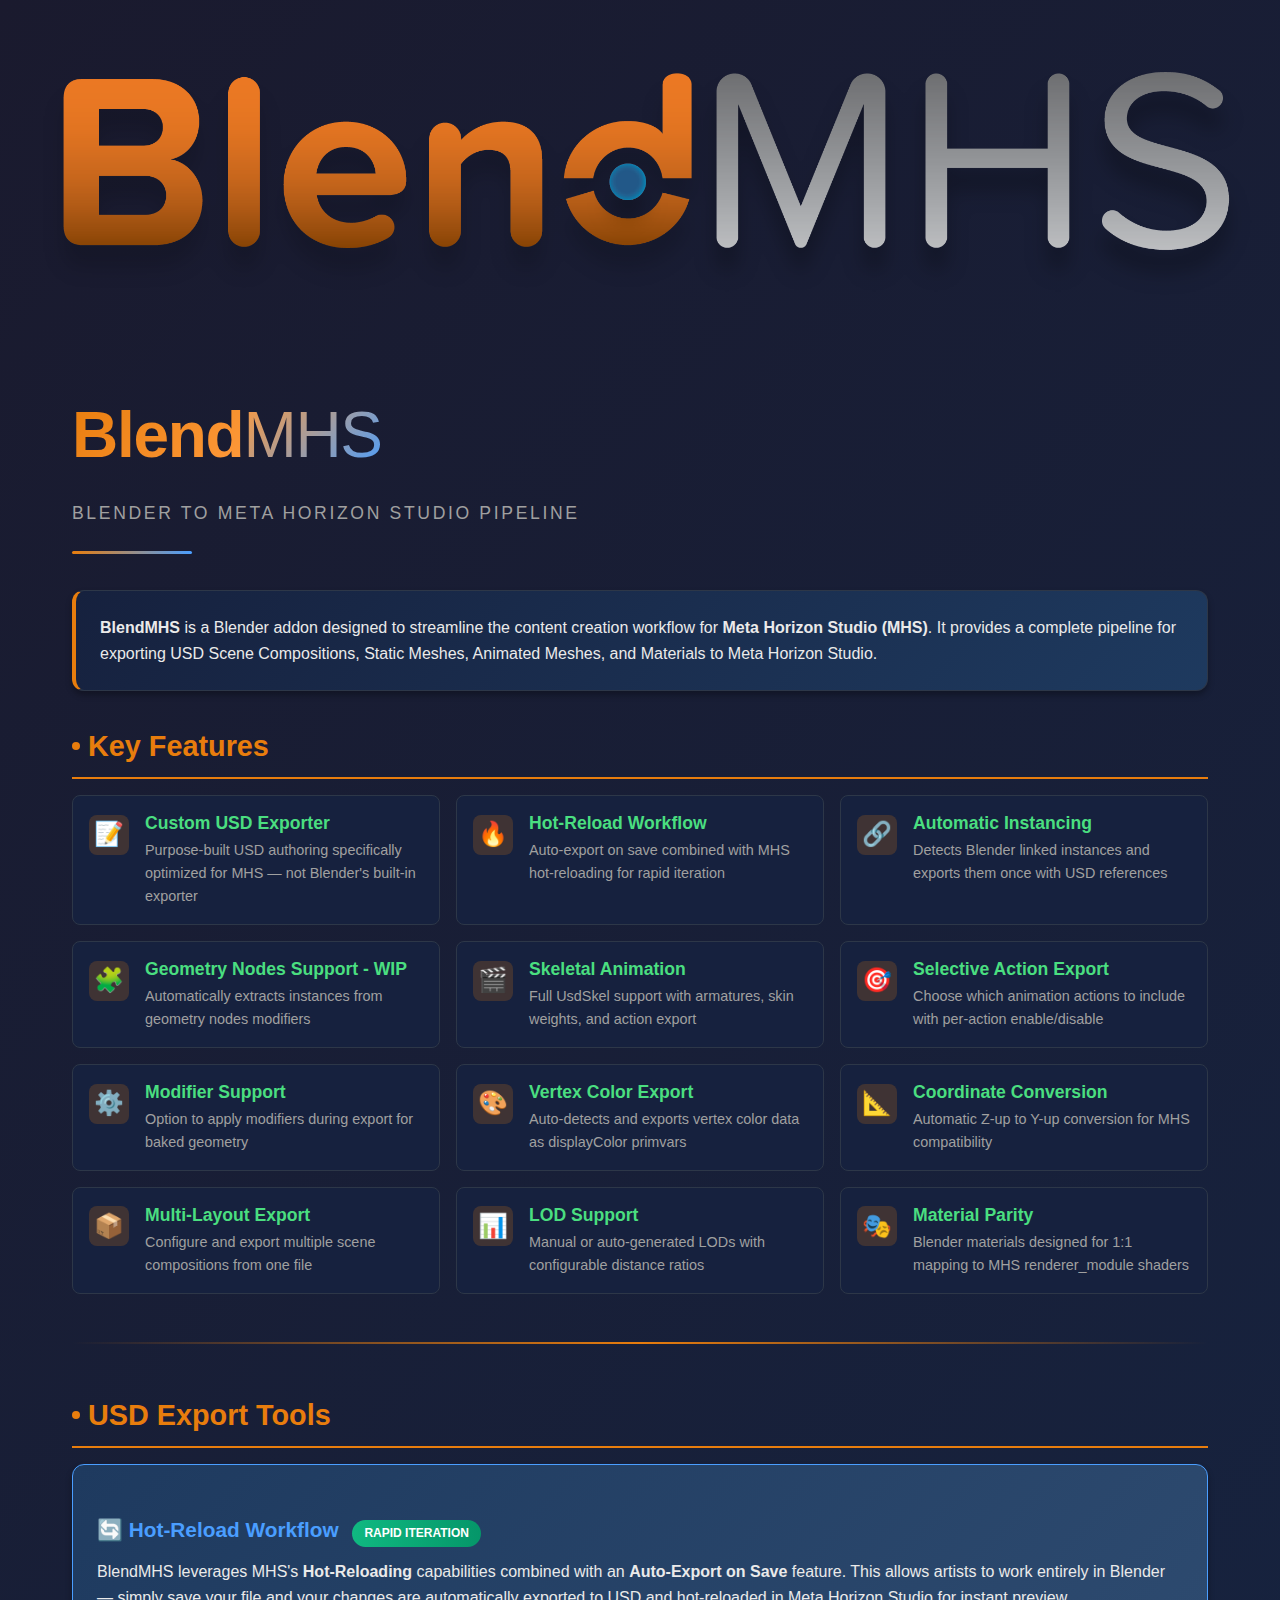
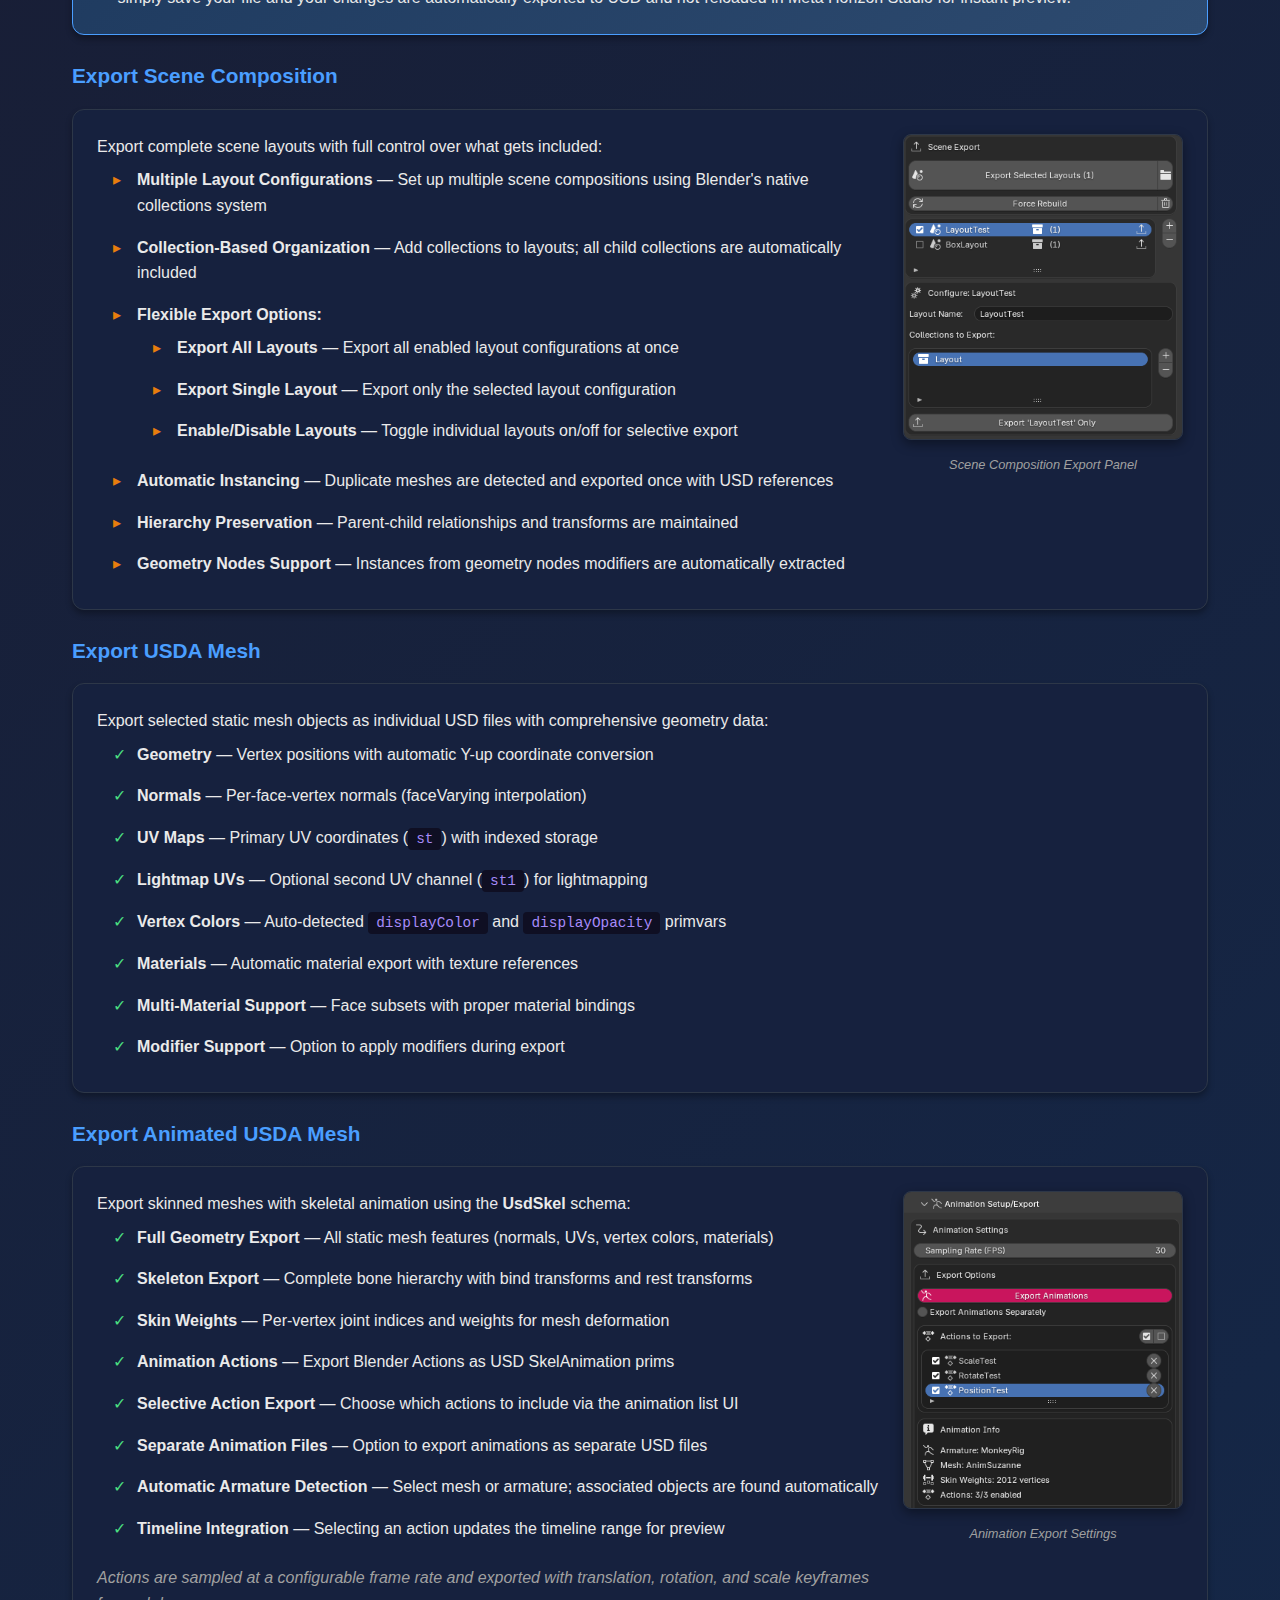
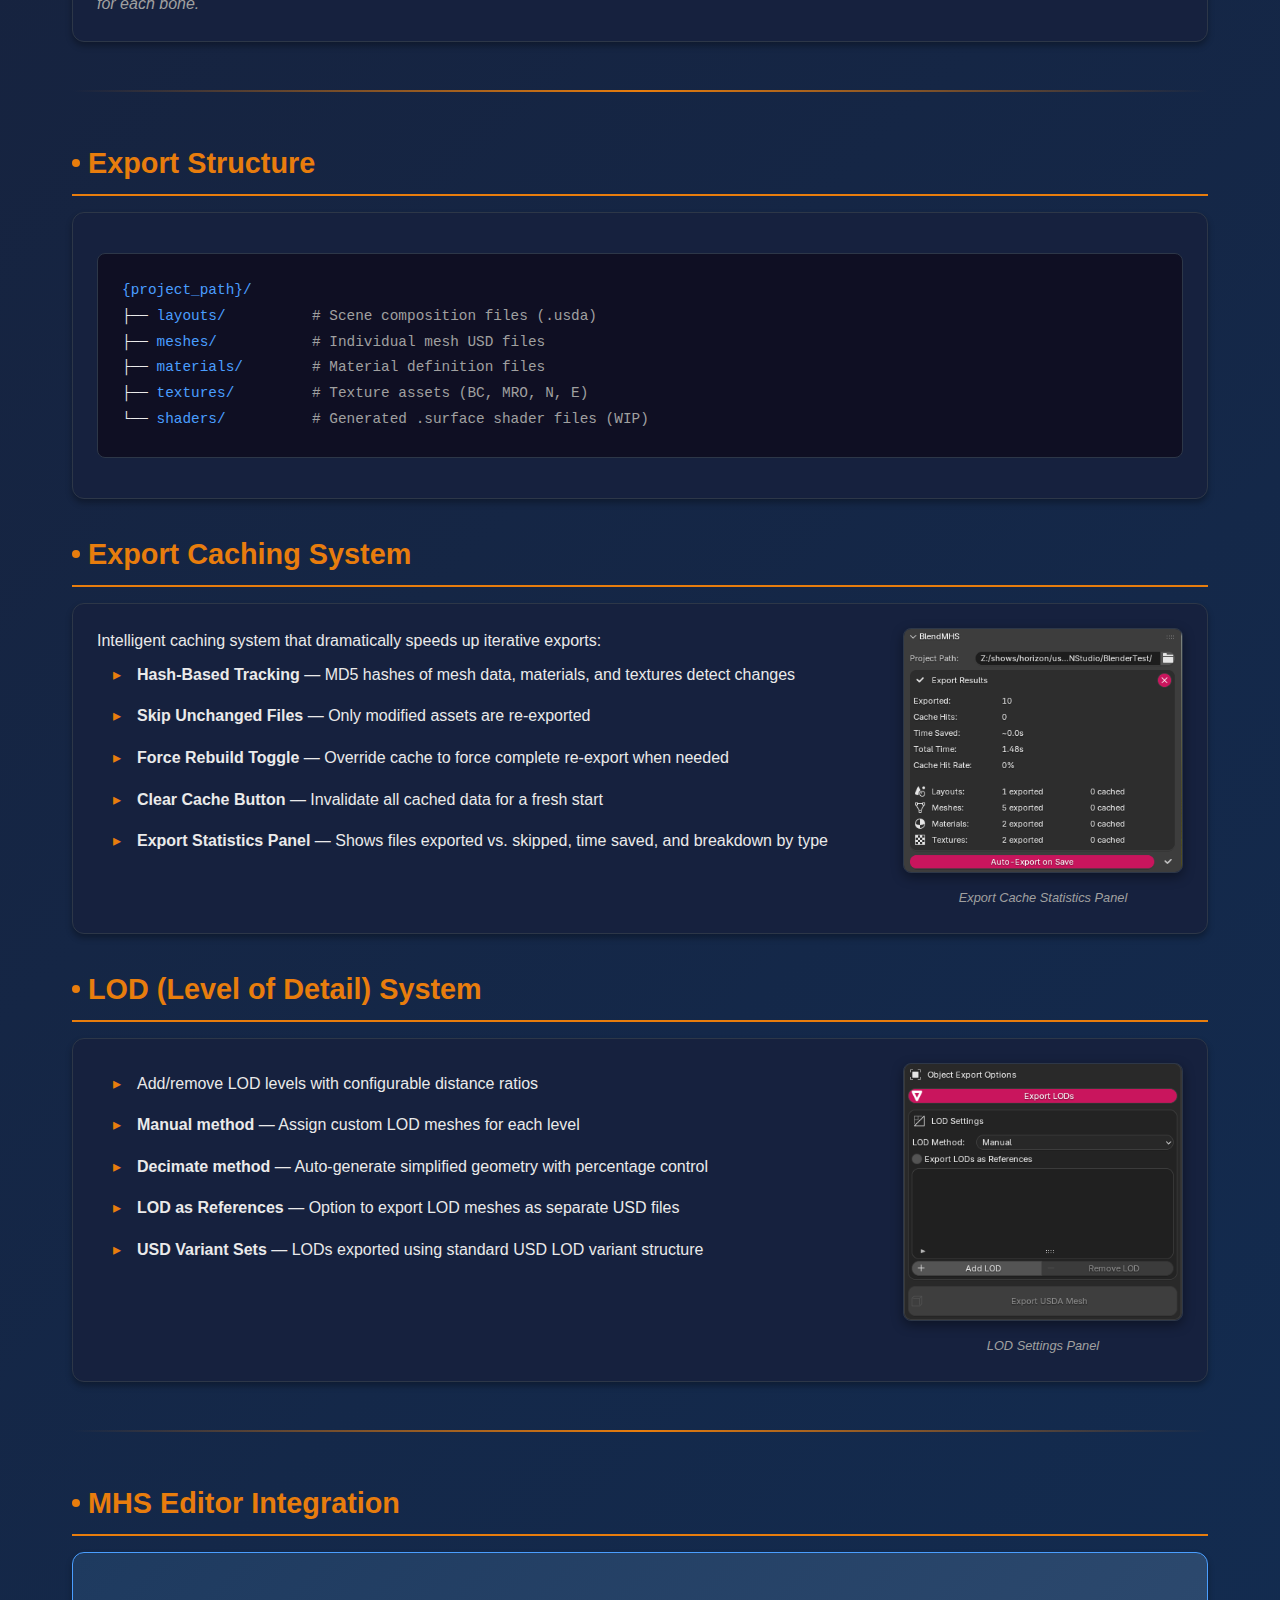
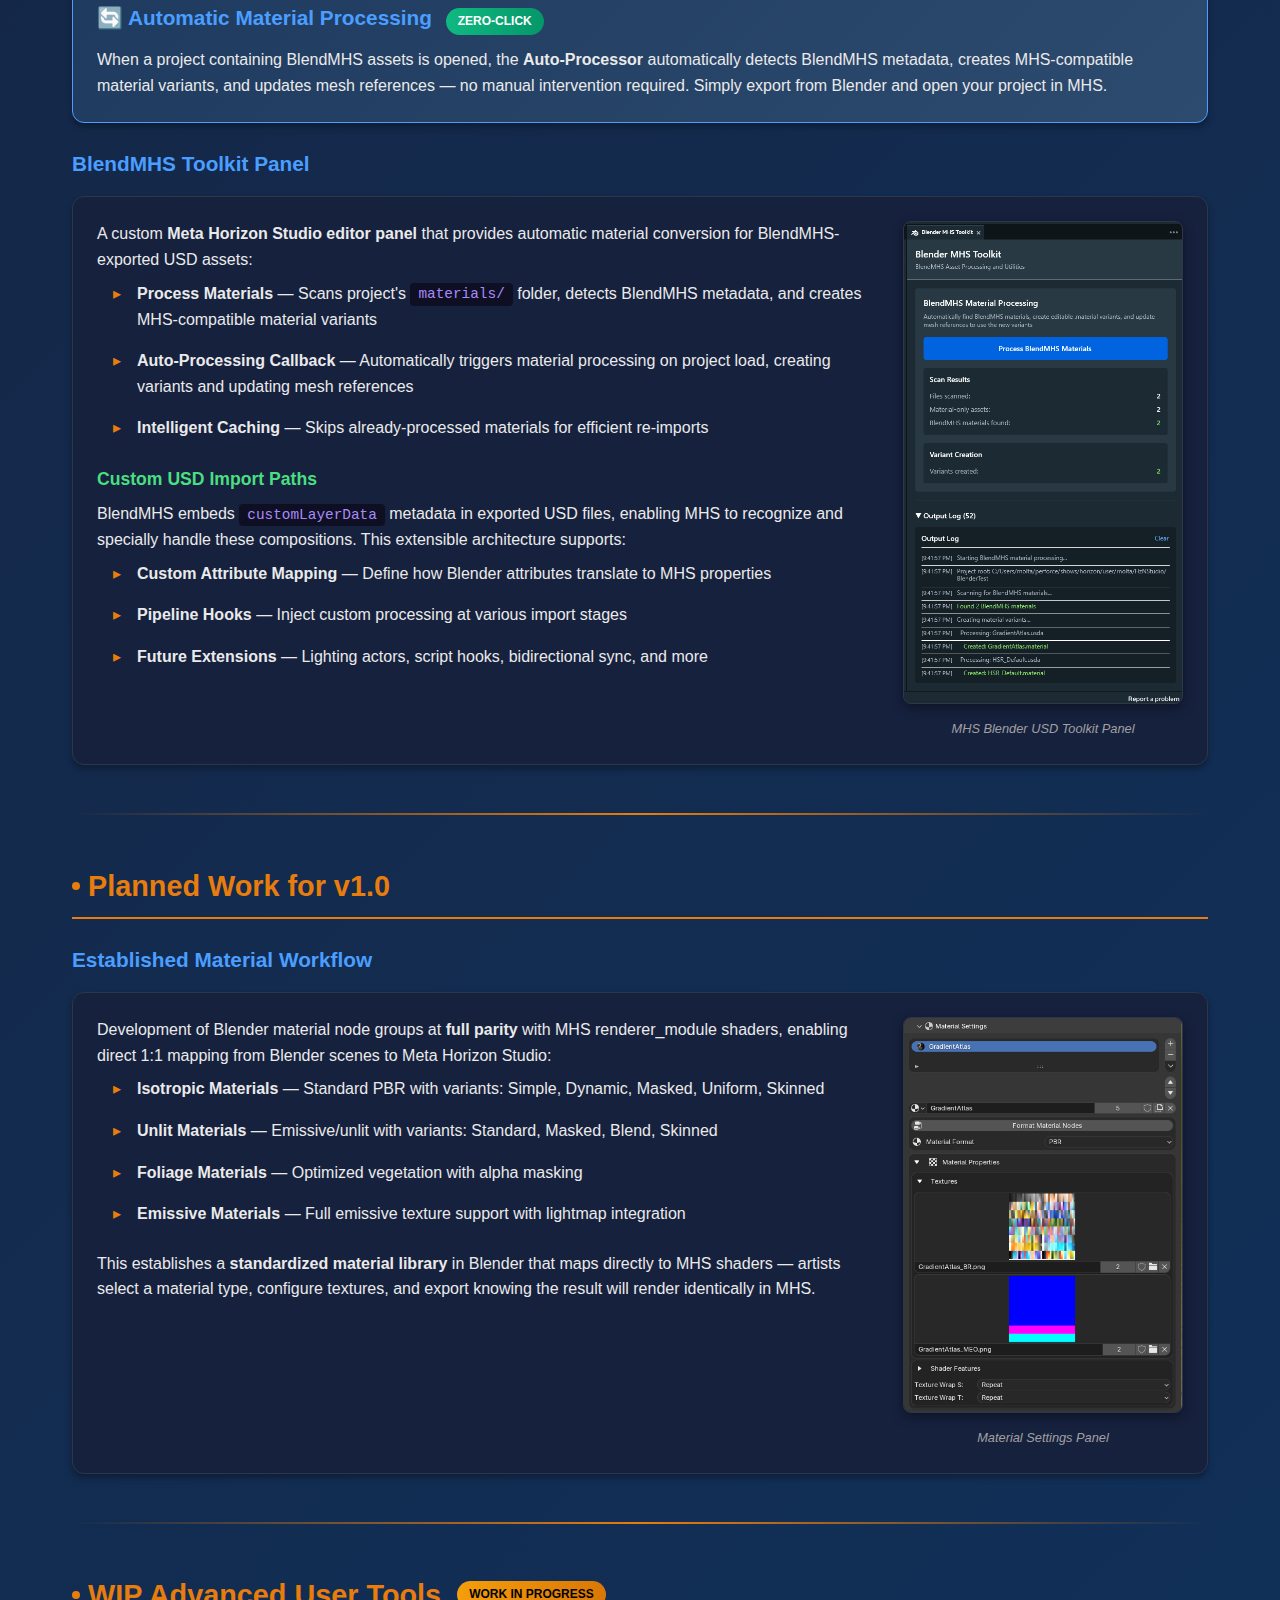
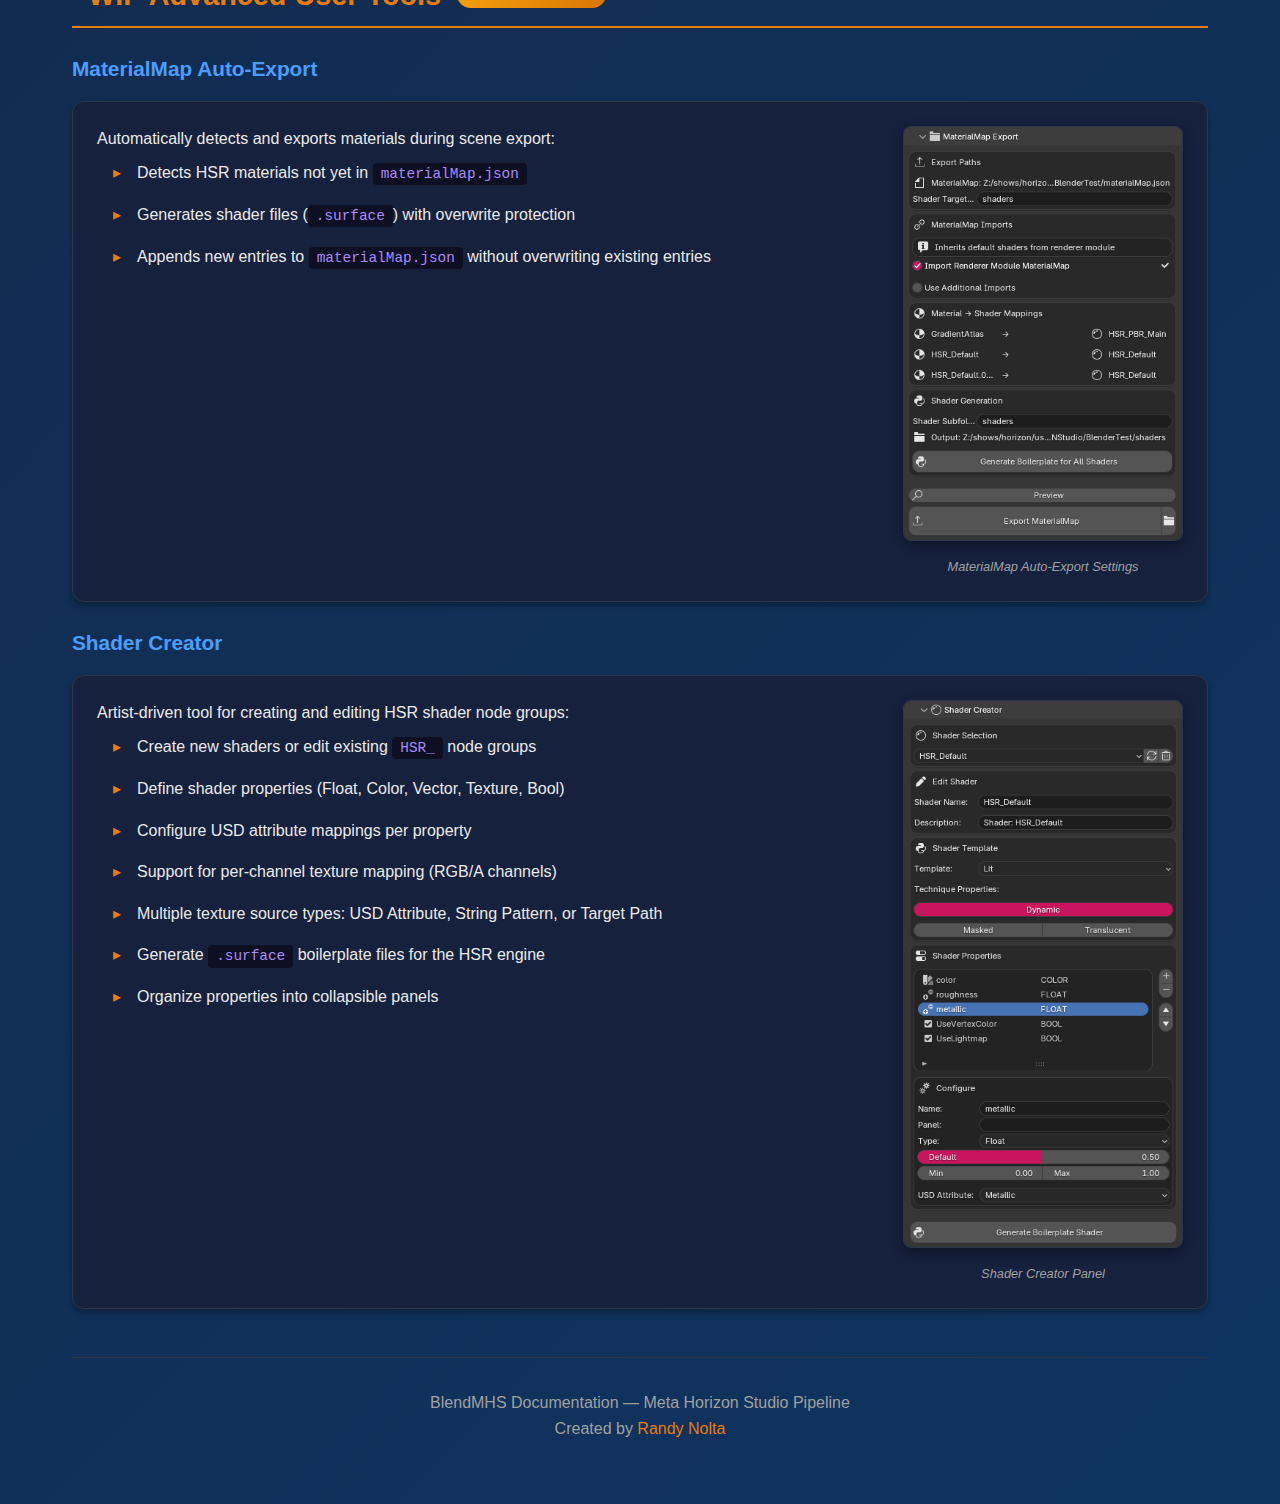
<file: index.html>
<!DOCTYPE html>
<html lang="en">
<head>
    <meta charset="UTF-8">
    <meta name="viewport" content="width=device-width, initial-scale=1.0">
    <title>BlendMHS Documentation</title>
    <style>
        :root {
            --primary: #E87D0D;
            --primary-dark: #C26508;
            --bg-dark: #1a1a2e;
            --bg-card: #16213e;
            --bg-code: #0f0f23;
            --text-light: #eaeaea;
            --text-muted: #a0a0a0;
            --accent-blue: #4a9eff;
            --accent-green: #4ade80;
            --accent-purple: #a78bfa;
            --border-color: #2d3748;
        }

        * {
            margin: 0;
            padding: 0;
            box-sizing: border-box;
        }

        body {
            font-family: 'Segoe UI', Tahoma, Geneva, Verdana, sans-serif;
            background: linear-gradient(135deg, var(--bg-dark) 0%, #0f3460 100%);
            color: var(--text-light);
            line-height: 1.6;
            min-height: 100vh;
        }

        .banner {
            width: 100%;
            height: auto;
            display: block;
        }

        .banner-container {
            position: relative;
            background: transparent;
        }

        .banner-overlay {
            display: none;
        }

        .container {
            max-width: 1200px;
            margin: 0 auto;
            padding: 2rem;
        }

        header {
            text-align: left;
            padding: 2rem 0 0.5rem;
            margin-bottom: 0.5rem;
        }

        h1 {
            font-size: 4rem;
            letter-spacing: -0.02em;
            margin-bottom: 0.75rem;
        }

        h1 .blend {
            font-weight: 800;
            background: linear-gradient(135deg, var(--primary) 0%, #ff9a3c 100%);
            -webkit-background-clip: text;
            -webkit-text-fill-color: transparent;
            background-clip: text;
        }

        h1 .mhs {
            font-weight: 400;
            background: linear-gradient(135deg, #ff9a3c 0%, var(--accent-blue) 100%);
            -webkit-background-clip: text;
            -webkit-text-fill-color: transparent;
            background-clip: text;
        }

        .subtitle {
            font-size: 1.1rem;
            color: var(--text-muted);
            letter-spacing: 0.15em;
            text-transform: uppercase;
            font-weight: 500;
        }

        .subtitle .highlight {
            color: var(--accent-blue);
            font-weight: 600;
        }

        .header-divider {
            width: 120px;
            height: 3px;
            background: linear-gradient(90deg, var(--primary), var(--accent-blue));
            margin: 1.5rem 0 0.75rem;
            border-radius: 2px;
        }

        h2 {
            color: var(--primary);
            font-size: 1.8rem;
            margin: 2rem 0 1rem;
            padding-bottom: 0.5rem;
            border-bottom: 2px solid var(--primary);
            display: flex;
            align-items: center;
            gap: 0.5rem;
        }

        h2::before {
            content: '';
            width: 8px;
            height: 8px;
            background: var(--primary);
            border-radius: 50%;
        }

        h3 {
            color: var(--accent-blue);
            font-size: 1.3rem;
            margin: 1.5rem 0 0.75rem;
        }

        h4 {
            color: var(--accent-green);
            font-size: 1.1rem;
            margin: 1rem 0 0.5rem;
        }

        .card {
            background: var(--bg-card);
            border-radius: 12px;
            padding: 1.5rem;
            margin: 1rem 0;
            border: 1px solid var(--border-color);
            box-shadow: 0 4px 6px rgba(0, 0, 0, 0.3);
            transition: transform 0.2s, box-shadow 0.2s;
        }

        .card:hover {
            transform: translateY(-2px);
            box-shadow: 0 8px 25px rgba(232, 125, 13, 0.15);
        }

        .intro-card {
            background: linear-gradient(135deg, var(--bg-card) 0%, #1e3a5f 100%);
            border-left: 4px solid var(--primary);
        }

        .highlight-card {
            background: linear-gradient(135deg, #1e3a5f 0%, #2d4a6f 100%);
            border: 1px solid var(--accent-blue);
        }

        table {
            width: 100%;
            border-collapse: collapse;
            margin: 1rem 0;
            background: var(--bg-card);
            border-radius: 8px;
            overflow: hidden;
        }

        th {
            background: linear-gradient(90deg, var(--primary-dark), var(--primary));
            color: white;
            padding: 1rem;
            text-align: left;
            font-weight: 600;
        }

        td {
            padding: 1rem;
            border-bottom: 1px solid var(--border-color);
            vertical-align: top;
        }

        tr:last-child td {
            border-bottom: none;
        }

        tr:hover {
            background: rgba(74, 158, 255, 0.05);
        }

        .tool-name {
            color: var(--accent-blue);
            font-weight: 600;
            white-space: nowrap;
        }

        .feature-name {
            color: var(--accent-green);
            font-weight: 600;
        }

        code {
            background: var(--bg-code);
            padding: 0.2rem 0.5rem;
            border-radius: 4px;
            font-family: 'Consolas', 'Monaco', monospace;
            font-size: 0.9rem;
            color: var(--accent-purple);
        }

        pre {
            background: var(--bg-code);
            padding: 1.5rem;
            border-radius: 8px;
            overflow-x: auto;
            border: 1px solid var(--border-color);
            margin: 1rem 0;
        }

        pre code {
            background: none;
            padding: 0;
            color: var(--text-light);
        }

        .wip-badge {
            display: inline-block;
            background: linear-gradient(90deg, #f59e0b, #d97706);
            color: #000;
            padding: 0.25rem 0.75rem;
            border-radius: 20px;
            font-size: 0.75rem;
            font-weight: 700;
            text-transform: uppercase;
            margin-left: 0.5rem;
        }

        .feature-grid {
            display: grid;
            grid-template-columns: repeat(auto-fit, minmax(300px, 1fr));
            gap: 1rem;
            margin: 1rem 0;
        }

        .feature-item {
            background: var(--bg-card);
            padding: 1rem;
            border-radius: 8px;
            border: 1px solid var(--border-color);
            display: flex;
            gap: 1rem;
            align-items: flex-start;
        }

        .feature-icon {
            font-size: 1.5rem;
            min-width: 40px;
            height: 40px;
            display: flex;
            align-items: center;
            justify-content: center;
            background: rgba(232, 125, 13, 0.2);
            border-radius: 8px;
            margin-top: 0.15rem;
        }

        .feature-content h4 {
            color: var(--accent-green);
            margin-bottom: 0.25rem;
            margin-top: 0;
            line-height: 1.3;
        }

        .feature-content p {
            color: var(--text-muted);
            font-size: 0.9rem;
        }

        ul {
            list-style: none;
            padding-left: 1rem;
        }

        ul li {
            position: relative;
            padding: 0.5rem 0;
            padding-left: 1.5rem;
        }

        ul li::before {
            content: '▸';
            position: absolute;
            left: 0;
            color: var(--primary);
        }

        ul.feature-list li::before {
            content: '✓';
            color: var(--accent-green);
        }

        .folder-structure {
            font-family: 'Consolas', 'Monaco', monospace;
            line-height: 1.8;
        }

        .folder {
            color: var(--accent-blue);
        }

        .comment {
            color: var(--text-muted);
        }

        footer {
            text-align: center;
            padding: 2rem;
            margin-top: 3rem;
            border-top: 1px solid var(--border-color);
            color: var(--text-muted);
        }

        footer a {
            color: var(--primary);
            text-decoration: none;
        }

        footer a:hover {
            text-decoration: underline;
        }

        .section-divider {
            height: 2px;
            background: linear-gradient(90deg, transparent, var(--primary), transparent);
            margin: 3rem 0;
        }

        .hot-reload-badge {
            display: inline-block;
            background: linear-gradient(90deg, #10b981, #059669);
            color: #fff;
            padding: 0.25rem 0.75rem;
            border-radius: 20px;
            font-size: 0.75rem;
            font-weight: 700;
            text-transform: uppercase;
            margin-left: 0.5rem;
        }

        .feature-tag {
            display: inline-block;
            background: rgba(74, 158, 255, 0.2);
            color: var(--accent-blue);
            padding: 0.15rem 0.5rem;
            border-radius: 4px;
            font-size: 0.75rem;
            margin: 0.1rem;
        }

        .screenshot {
            width: 100%;
            max-width: 280px;
            border-radius: 8px;
            border: 1px solid var(--border-color);
            box-shadow: 0 4px 12px rgba(0, 0, 0, 0.4);
            flex-shrink: 0;
        }

        .screenshot-container {
            text-align: center;
        }

        .screenshot-caption {
            color: var(--text-muted);
            font-size: 0.8rem;
            font-style: italic;
            margin-top: 0.5rem;
        }

        .card-with-image {
            display: flex;
            gap: 1.5rem;
            align-items: flex-start;
        }

        .card-content {
            flex: 1;
            min-width: 0;
        }

        @media (max-width: 900px) {
            .card-with-image {
                flex-direction: column;
            }

            .screenshot {
                max-width: 300px;
                margin: 1rem auto 0;
            }

            .screenshot-container {
                width: 100%;
            }
        }

        @media (max-width: 768px) {
            h1 {
                font-size: 2rem;
            }

            .container {
                padding: 1rem;
            }

            table {
                font-size: 0.9rem;
            }

            th, td {
                padding: 0.75rem;
            }
        }
    </style>
</head>
<body>
    <div class="banner-container">
        <img src="images/BlendMHS_WebBanner.png" alt="BlendMHS Banner" class="banner" onerror="this.style.display='none'">
        <div class="banner-overlay"></div>
    </div>

    <div class="container">
        <header>
            <h1><span class="blend">Blend</span><span class="mhs">MHS</span></h1>
            <p class="subtitle">Blender to Meta Horizon Studio Pipeline</p>
            <div class="header-divider"></div>
        </header>

        <div class="card intro-card">
            <p><strong>BlendMHS</strong> is a Blender addon designed to streamline the content creation workflow for <strong>Meta Horizon Studio (MHS)</strong>. It provides a complete pipeline for exporting USD Scene Compositions, Static Meshes, Animated Meshes, and Materials to Meta Horizon Studio.</p>
        </div>

        <h2>Key Features</h2>
        <div class="feature-grid">
            <div class="feature-item">
                <div class="feature-icon">📝</div>
                <div class="feature-content">
                    <h4>Custom USD Exporter</h4>
                    <p>Purpose-built USD authoring specifically optimized for MHS — not Blender's built-in exporter</p>
                </div>
            </div>
            <div class="feature-item">
                <div class="feature-icon">🔥</div>
                <div class="feature-content">
                    <h4>Hot-Reload Workflow</h4>
                    <p>Auto-export on save combined with MHS hot-reloading for rapid iteration</p>
                </div>
            </div>
            <div class="feature-item">
                <div class="feature-icon">🔗</div>
                <div class="feature-content">
                    <h4>Automatic Instancing</h4>
                    <p>Detects Blender linked instances and exports them once with USD references</p>
                </div>
            </div>
            <div class="feature-item">
                <div class="feature-icon">🧩</div>
                <div class="feature-content">
                    <h4>Geometry Nodes Support - WIP</h4>
                    <p>Automatically extracts instances from geometry nodes modifiers</p>
                </div>
            </div>
            <div class="feature-item">
                <div class="feature-icon">🎬</div>
                <div class="feature-content">
                    <h4>Skeletal Animation</h4>
                    <p>Full UsdSkel support with armatures, skin weights, and action export</p>
                </div>
            </div>
            <div class="feature-item">
                <div class="feature-icon">🎯</div>
                <div class="feature-content">
                    <h4>Selective Action Export</h4>
                    <p>Choose which animation actions to include with per-action enable/disable</p>
                </div>
            </div>
            <div class="feature-item">
                <div class="feature-icon">⚙️</div>
                <div class="feature-content">
                    <h4>Modifier Support</h4>
                    <p>Option to apply modifiers during export for baked geometry</p>
                </div>
            </div>
            <div class="feature-item">
                <div class="feature-icon">🎨</div>
                <div class="feature-content">
                    <h4>Vertex Color Export</h4>
                    <p>Auto-detects and exports vertex color data as displayColor primvars</p>
                </div>
            </div>
            <div class="feature-item">
                <div class="feature-icon">📐</div>
                <div class="feature-content">
                    <h4>Coordinate Conversion</h4>
                    <p>Automatic Z-up to Y-up conversion for MHS compatibility</p>
                </div>
            </div>
            <div class="feature-item">
                <div class="feature-icon">📦</div>
                <div class="feature-content">
                    <h4>Multi-Layout Export</h4>
                    <p>Configure and export multiple scene compositions from one file</p>
                </div>
            </div>
            <div class="feature-item">
                <div class="feature-icon">📊</div>
                <div class="feature-content">
                    <h4>LOD Support</h4>
                    <p>Manual or auto-generated LODs with configurable distance ratios</p>
                </div>
            </div>
            <div class="feature-item">
                <div class="feature-icon">🎭</div>
                <div class="feature-content">
                    <h4>Material Parity</h4>
                    <p>Blender materials designed for 1:1 mapping to MHS renderer_module shaders</p>
                </div>
            </div>
        </div>

        <div class="section-divider"></div>

        <h2>USD Export Tools</h2>

        <div class="card highlight-card">
            <h3>🔄 Hot-Reload Workflow <span class="hot-reload-badge">Rapid Iteration</span></h3>
            <p>BlendMHS leverages MHS's <strong>Hot-Reloading</strong> capabilities combined with an <strong>Auto-Export on Save</strong> feature. This allows artists to work entirely in Blender — simply save your file and your changes are automatically exported to USD and hot-reloaded in Meta Horizon Studio for instant preview.</p>
        </div>

        <h3>Export Scene Composition</h3>
        <div class="card">
            <div class="card-with-image">
                <div class="card-content">
                    <p>Export complete scene layouts with full control over what gets included:</p>
                    <ul>
                        <li><strong>Multiple Layout Configurations</strong> — Set up multiple scene compositions using Blender's native collections system</li>
                        <li><strong>Collection-Based Organization</strong> — Add collections to layouts; all child collections are automatically included</li>
                        <li><strong>Flexible Export Options:</strong>
                            <ul>
                                <li><strong>Export All Layouts</strong> — Export all enabled layout configurations at once</li>
                                <li><strong>Export Single Layout</strong> — Export only the selected layout configuration</li>
                                <li><strong>Enable/Disable Layouts</strong> — Toggle individual layouts on/off for selective export</li>
                            </ul>
                        </li>
                        <li><strong>Automatic Instancing</strong> — Duplicate meshes are detected and exported once with USD references</li>
                        <li><strong>Hierarchy Preservation</strong> — Parent-child relationships and transforms are maintained</li>
                        <li><strong>Geometry Nodes Support</strong> — Instances from geometry nodes modifiers are automatically extracted</li>
                    </ul>
                </div>
                <div class="screenshot-container">
                    <img src="images/SceneExport_Example.png" alt="Scene Export Panel" class="screenshot" onerror="this.parentElement.style.display='none'">
                    <p class="screenshot-caption">Scene Composition Export Panel</p>
                </div>
            </div>
        </div>

        <h3>Export USDA Mesh</h3>
        <div class="card">
            <p>Export selected static mesh objects as individual USD files with comprehensive geometry data:</p>
            <ul class="feature-list">
                <li><strong>Geometry</strong> — Vertex positions with automatic Y-up coordinate conversion</li>
                <li><strong>Normals</strong> — Per-face-vertex normals (faceVarying interpolation)</li>
                <li><strong>UV Maps</strong> — Primary UV coordinates (<code>st</code>) with indexed storage</li>
                <li><strong>Lightmap UVs</strong> — Optional second UV channel (<code>st1</code>) for lightmapping</li>
                <li><strong>Vertex Colors</strong> — Auto-detected <code>displayColor</code> and <code>displayOpacity</code> primvars</li>
                <li><strong>Materials</strong> — Automatic material export with texture references</li>
                <li><strong>Multi-Material Support</strong> — Face subsets with proper material bindings</li>
                <li><strong>Modifier Support</strong> — Option to apply modifiers during export</li>
            </ul>
        </div>

        <h3>Export Animated USDA Mesh</h3>
        <div class="card">
            <div class="card-with-image">
                <div class="card-content">
                    <p>Export skinned meshes with skeletal animation using the <strong>UsdSkel</strong> schema:</p>
                    <ul class="feature-list">
                        <li><strong>Full Geometry Export</strong> — All static mesh features (normals, UVs, vertex colors, materials)</li>
                        <li><strong>Skeleton Export</strong> — Complete bone hierarchy with bind transforms and rest transforms</li>
                        <li><strong>Skin Weights</strong> — Per-vertex joint indices and weights for mesh deformation</li>
                        <li><strong>Animation Actions</strong> — Export Blender Actions as USD SkelAnimation prims</li>
                        <li><strong>Selective Action Export</strong> — Choose which actions to include via the animation list UI</li>
                        <li><strong>Separate Animation Files</strong> — Option to export animations as separate USD files</li>
                        <li><strong>Automatic Armature Detection</strong> — Select mesh or armature; associated objects are found automatically</li>
                        <li><strong>Timeline Integration</strong> — Selecting an action updates the timeline range for preview</li>
                    </ul>
                    <p style="margin-top: 1rem; color: var(--text-muted);"><em>Actions are sampled at a configurable frame rate and exported with translation, rotation, and scale keyframes for each bone.</em></p>
                </div>
                <div class="screenshot-container">
                    <img src="images/Animation_Example.png" alt="Animation Export Panel" class="screenshot" onerror="this.parentElement.style.display='none'">
                    <p class="screenshot-caption">Animation Export Settings</p>
                </div>
            </div>
        </div>

        <div class="section-divider"></div>

        <h2>Export Structure</h2>
        <div class="card">
            <pre><code class="folder-structure"><span class="folder">{project_path}/</span>
├── <span class="folder">layouts/</span>          <span class="comment"># Scene composition files (.usda)</span>
├── <span class="folder">meshes/</span>           <span class="comment"># Individual mesh USD files</span>
├── <span class="folder">materials/</span>        <span class="comment"># Material definition files</span>
├── <span class="folder">textures/</span>         <span class="comment"># Texture assets (BC, MRO, N, E)</span>
└── <span class="folder">shaders/</span>          <span class="comment"># Generated .surface shader files (WIP)</span></code></pre>
        </div>

        <h2>Export Caching System</h2>
        <div class="card">
            <div class="card-with-image">
                <div class="card-content">
                    <p>Intelligent caching system that dramatically speeds up iterative exports:</p>
                    <ul>
                        <li><strong>Hash-Based Tracking</strong> — MD5 hashes of mesh data, materials, and textures detect changes</li>
                        <li><strong>Skip Unchanged Files</strong> — Only modified assets are re-exported</li>
                        <li><strong>Force Rebuild Toggle</strong> — Override cache to force complete re-export when needed</li>
                        <li><strong>Clear Cache Button</strong> — Invalidate all cached data for a fresh start</li>
                        <li><strong>Export Statistics Panel</strong> — Shows files exported vs. skipped, time saved, and breakdown by type</li>
                    </ul>
                </div>
                <div class="screenshot-container">
                    <img src="images/Cache_Example.png" alt="Export Cache Statistics" class="screenshot" onerror="this.parentElement.style.display='none'">
                    <p class="screenshot-caption">Export Cache Statistics Panel</p>
                </div>
            </div>
        </div>

        <h2>LOD (Level of Detail) System</h2>
        <div class="card">
            <div class="card-with-image">
                <div class="card-content">
                    <ul>
                        <li>Add/remove LOD levels with configurable distance ratios</li>
                        <li><strong>Manual method</strong> — Assign custom LOD meshes for each level</li>
                        <li><strong>Decimate method</strong> — Auto-generate simplified geometry with percentage control</li>
                        <li><strong>LOD as References</strong> — Option to export LOD meshes as separate USD files</li>
                        <li><strong>USD Variant Sets</strong> — LODs exported using standard USD LOD variant structure</li>
                    </ul>
                </div>
                <div class="screenshot-container">
                    <img src="images/LOD_Example.png" alt="LOD Settings Panel" class="screenshot" onerror="this.parentElement.style.display='none'">
                    <p class="screenshot-caption">LOD Settings Panel</p>
                </div>
            </div>
        </div>

        <div class="section-divider"></div>

        <h2>MHS Editor Integration</h2>

        <div class="card highlight-card">
            <h3>🔄 Automatic Material Processing <span class="hot-reload-badge">Zero-Click</span></h3>
            <p>When a project containing BlendMHS assets is opened, the <strong>Auto-Processor</strong> automatically detects BlendMHS metadata, creates MHS-compatible material variants, and updates mesh references — no manual intervention required. Simply export from Blender and open your project in MHS.</p>
        </div>

        <h3>BlendMHS Toolkit Panel</h3>
        <div class="card">
            <div class="card-with-image">
                <div class="card-content">
                    <p>A custom <strong>Meta Horizon Studio editor panel</strong> that provides automatic material conversion for BlendMHS-exported USD assets:</p>
                    <ul>
                        <li><strong>Process Materials</strong> — Scans project's <code>materials/</code> folder, detects BlendMHS metadata, and creates MHS-compatible material variants</li>
                        <li><strong>Auto-Processing Callback</strong> — Automatically triggers material processing on project load, creating variants and updating mesh references</li>
                        <li><strong>Intelligent Caching</strong> — Skips already-processed materials for efficient re-imports</li>
                    </ul>
                    <h4>Custom USD Import Paths</h4>
                    <p>BlendMHS embeds <code>customLayerData</code> metadata in exported USD files, enabling MHS to recognize and specially handle these compositions. This extensible architecture supports:</p>
                    <ul>
                        <li><strong>Custom Attribute Mapping</strong> — Define how Blender attributes translate to MHS properties</li>
                        <li><strong>Pipeline Hooks</strong> — Inject custom processing at various import stages</li>
                        <li><strong>Future Extensions</strong> — Lighting actors, script hooks, bidirectional sync, and more</li>
                    </ul>
                </div>
                <div class="screenshot-container">
                    <img src="images/BlenderMHS_Panel_Example.png" alt="MHS Blender USD Toolkit Panel" class="screenshot" onerror="this.parentElement.style.display='none'">
                    <p class="screenshot-caption">MHS Blender USD Toolkit Panel</p>
                </div>
            </div>
        </div>

        <div class="section-divider"></div>

        <h2>Planned Work for v1.0</h2>

        <h3>Established Material Workflow</h3>
        <div class="card">
            <div class="card-with-image">
                <div class="card-content">
                    <p>Development of Blender material node groups at <strong>full parity</strong> with MHS renderer_module shaders, enabling direct 1:1 mapping from Blender scenes to Meta Horizon Studio:</p>
                    <ul>
                        <li><strong>Isotropic Materials</strong> — Standard PBR with variants: Simple, Dynamic, Masked, Uniform, Skinned</li>
                        <li><strong>Unlit Materials</strong> — Emissive/unlit with variants: Standard, Masked, Blend, Skinned</li>
                        <li><strong>Foliage Materials</strong> — Optimized vegetation with alpha masking</li>
                        <li><strong>Emissive Materials</strong> — Full emissive texture support with lightmap integration</li>
                    </ul>
                    <p style="margin-top: 1rem;">This establishes a <strong>standardized material library</strong> in Blender that maps directly to MHS shaders — artists select a material type, configure textures, and export knowing the result will render identically in MHS.</p>
                </div>
                <div class="screenshot-container">
                    <img src="images/MaterialSettings_Example.png" alt="Material Settings Panel" class="screenshot" onerror="this.parentElement.style.display='none'">
                    <p class="screenshot-caption">Material Settings Panel</p>
                </div>
            </div>
        </div>

        <div class="section-divider"></div>

        <h2>WIP Advanced User Tools <span class="wip-badge">Work in Progress</span></h2>

        <h3>MaterialMap Auto-Export</h3>
        <div class="card">
            <div class="card-with-image">
                <div class="card-content">
                    <p>Automatically detects and exports materials during scene export:</p>
                    <ul>
                        <li>Detects HSR materials not yet in <code>materialMap.json</code></li>
                        <li>Generates shader files (<code>.surface</code>) with overwrite protection</li>
                        <li>Appends new entries to <code>materialMap.json</code> without overwriting existing entries</li>
                    </ul>
                </div>
                <div class="screenshot-container">
                    <img src="images/MaterialMap_Example.png" alt="MaterialMap Auto-Export" class="screenshot" onerror="this.parentElement.style.display='none'">
                    <p class="screenshot-caption">MaterialMap Auto-Export Settings</p>
                </div>
            </div>
        </div>

        <h3>Shader Creator</h3>
        <div class="card">
            <div class="card-with-image">
                <div class="card-content">
                    <p>Artist-driven tool for creating and editing HSR shader node groups:</p>
                    <ul>
                        <li>Create new shaders or edit existing <code>HSR_</code> node groups</li>
                        <li>Define shader properties (Float, Color, Vector, Texture, Bool)</li>
                        <li>Configure USD attribute mappings per property</li>
                        <li>Support for per-channel texture mapping (RGB/A channels)</li>
                        <li>Multiple texture source types: USD Attribute, String Pattern, or Target Path</li>
                        <li>Generate <code>.surface</code> boilerplate files for the HSR engine</li>
                        <li>Organize properties into collapsible panels</li>
                    </ul>
                </div>
                <div class="screenshot-container">
                    <img src="images/ShaderCreator_Example.png" alt="Shader Creator Panel" class="screenshot" onerror="this.parentElement.style.display='none'">
                    <p class="screenshot-caption">Shader Creator Panel</p>
                </div>
            </div>
        </div>

        <footer>
            <p>BlendMHS Documentation — Meta Horizon Studio Pipeline</p>
            <p>Created by <a href="#">Randy Nolta</a></p>
        </footer>
    </div>
</body>
</html>
</file>
